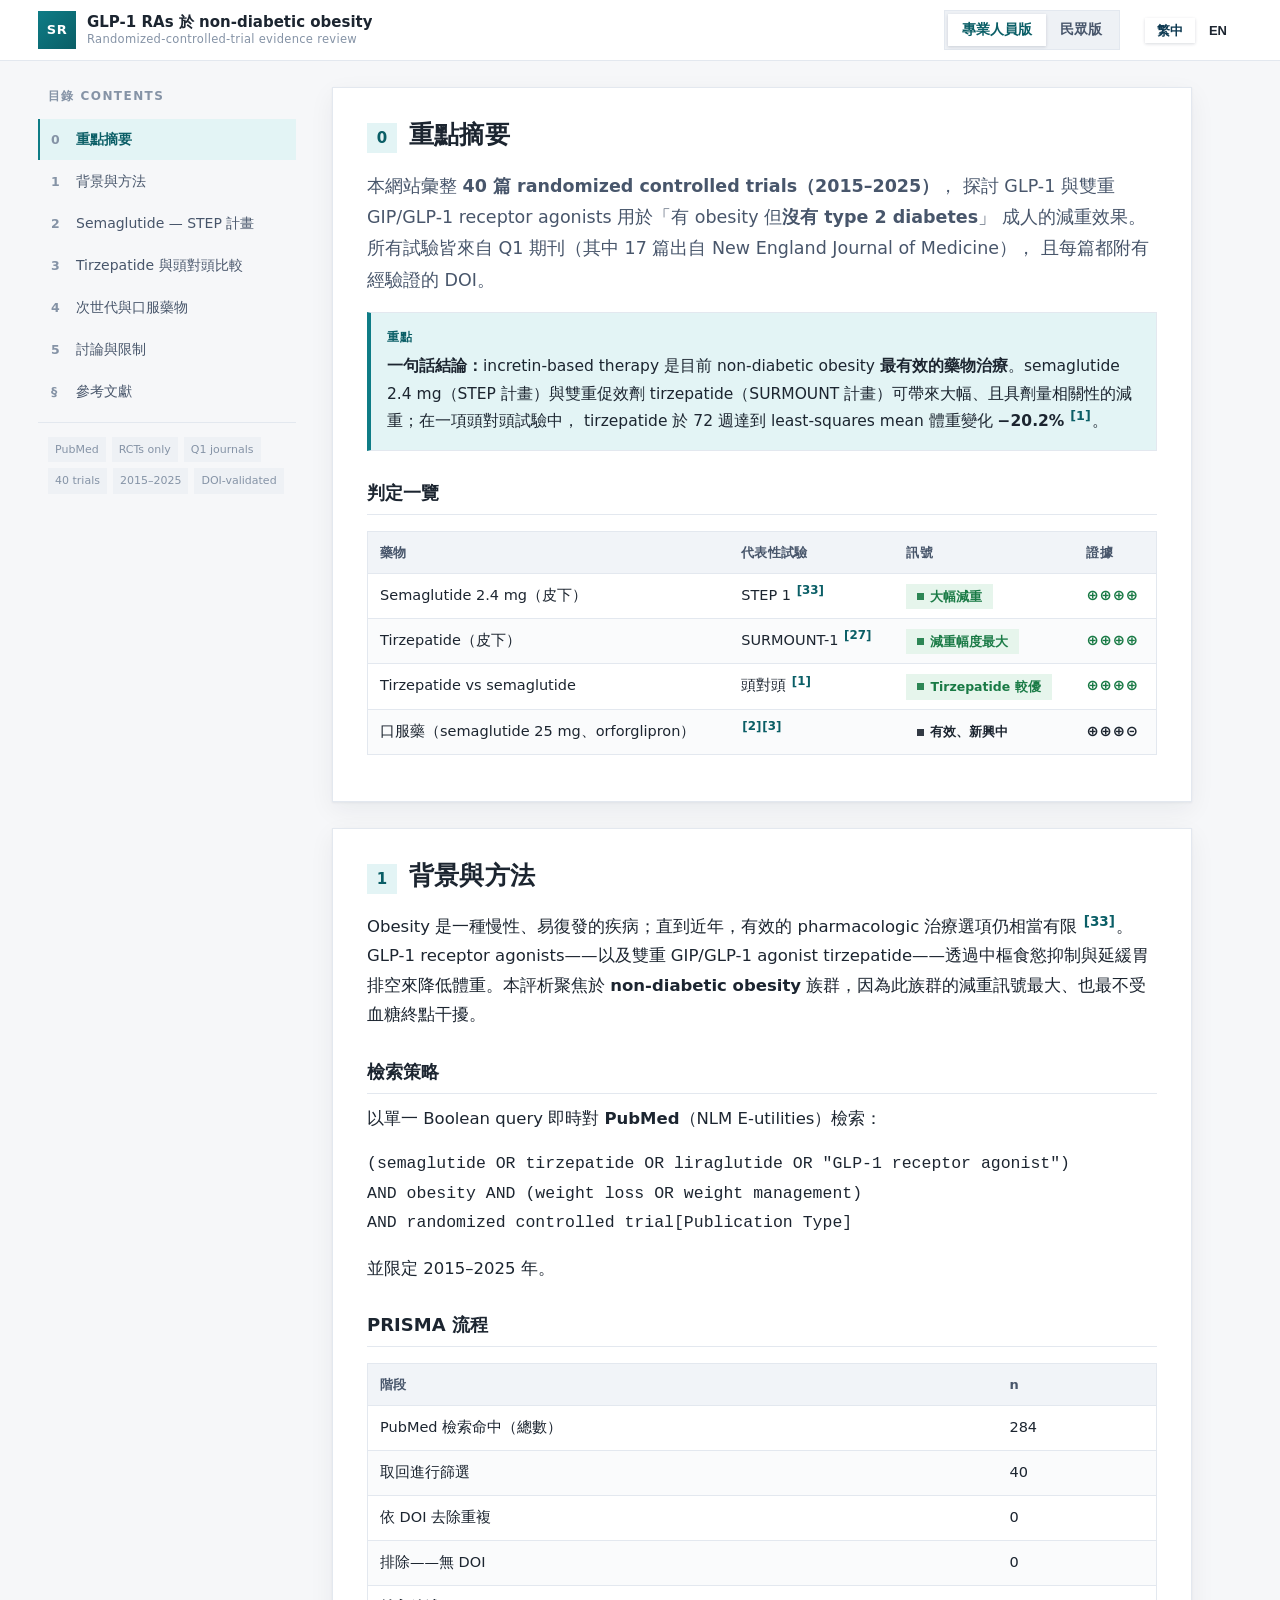
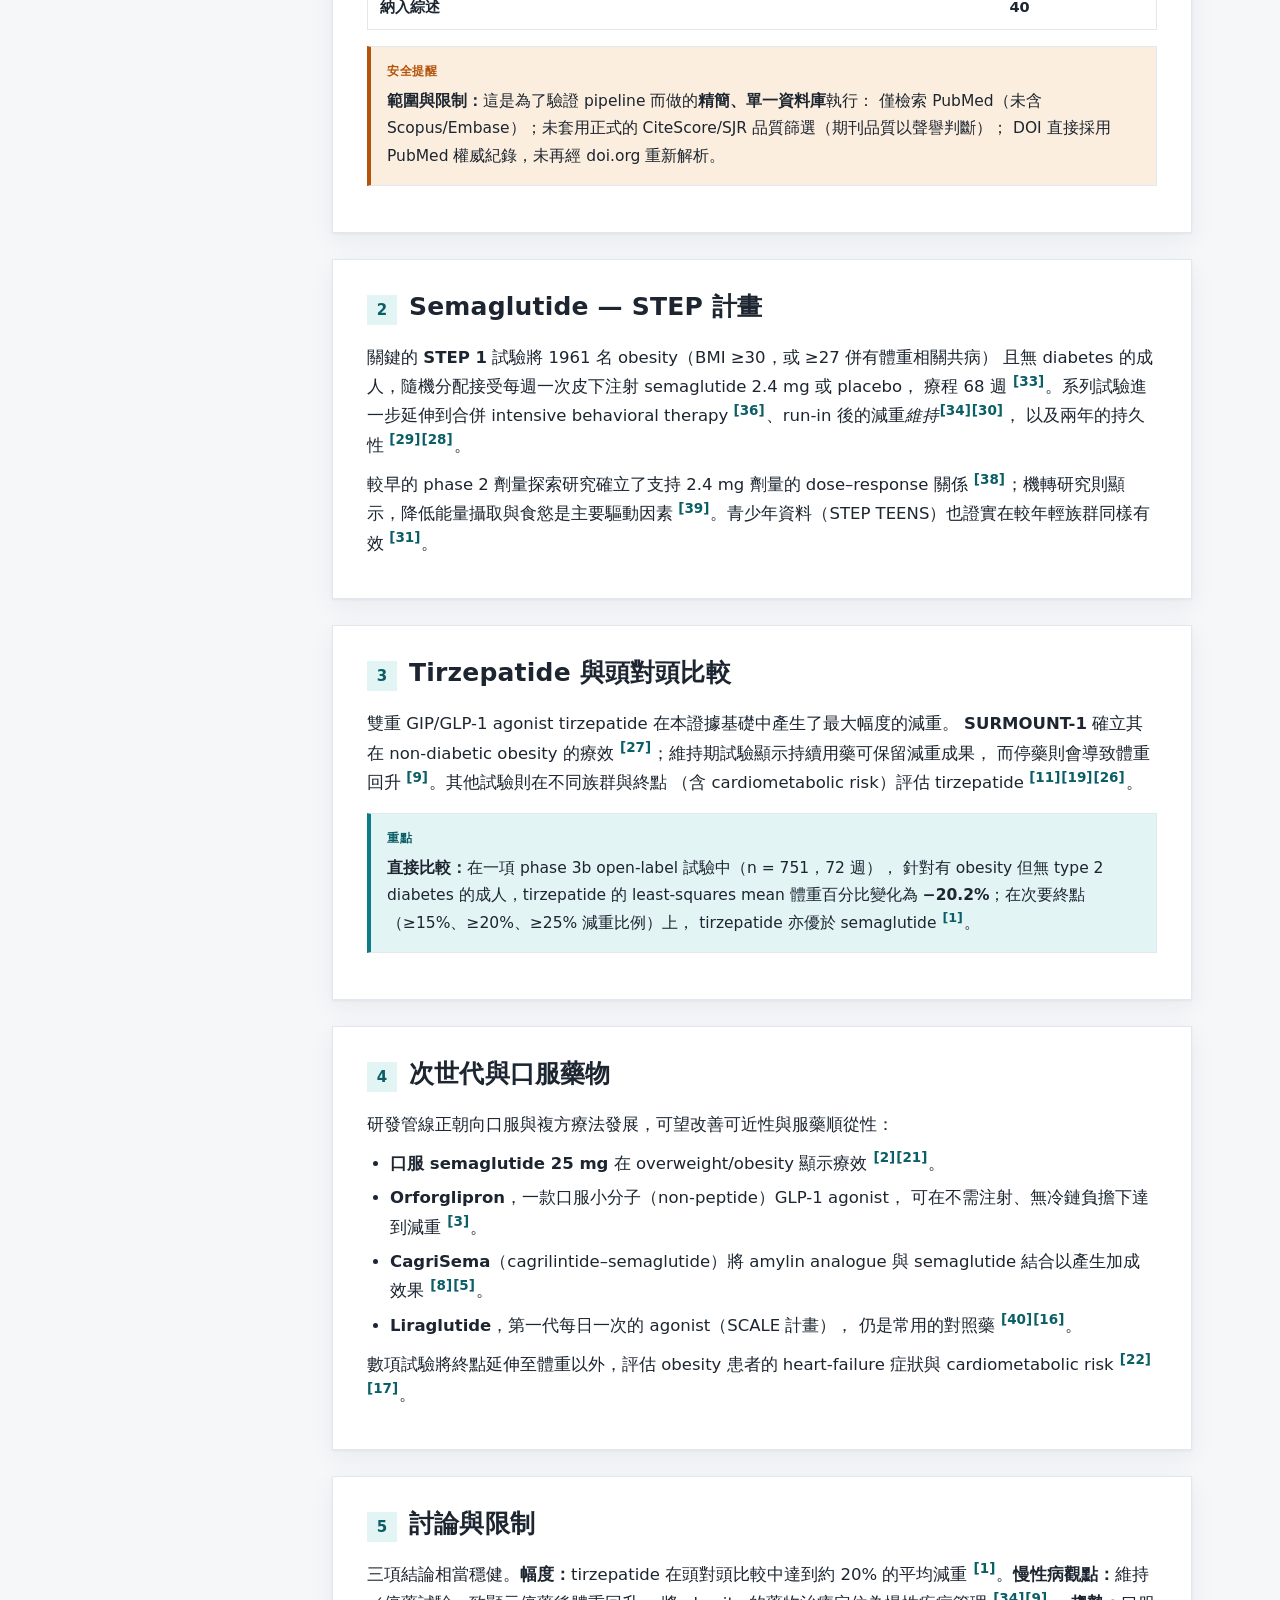
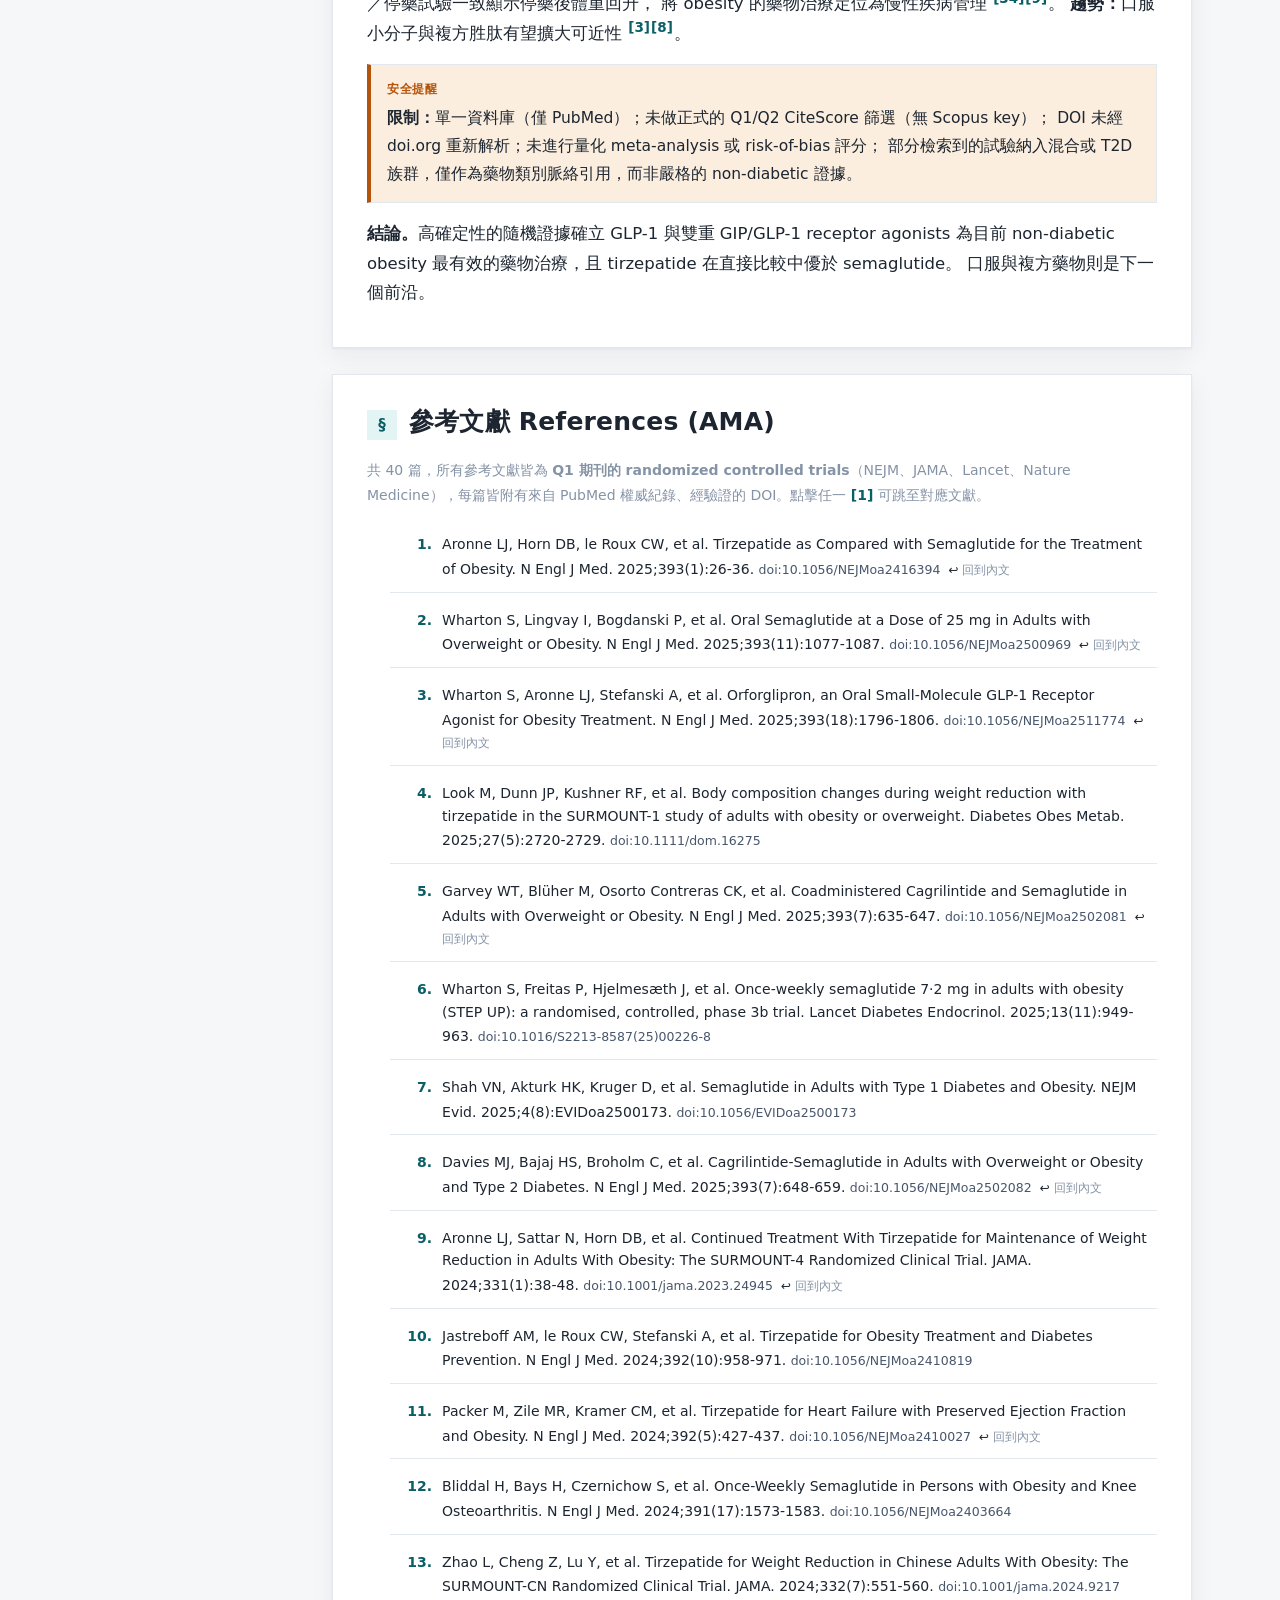
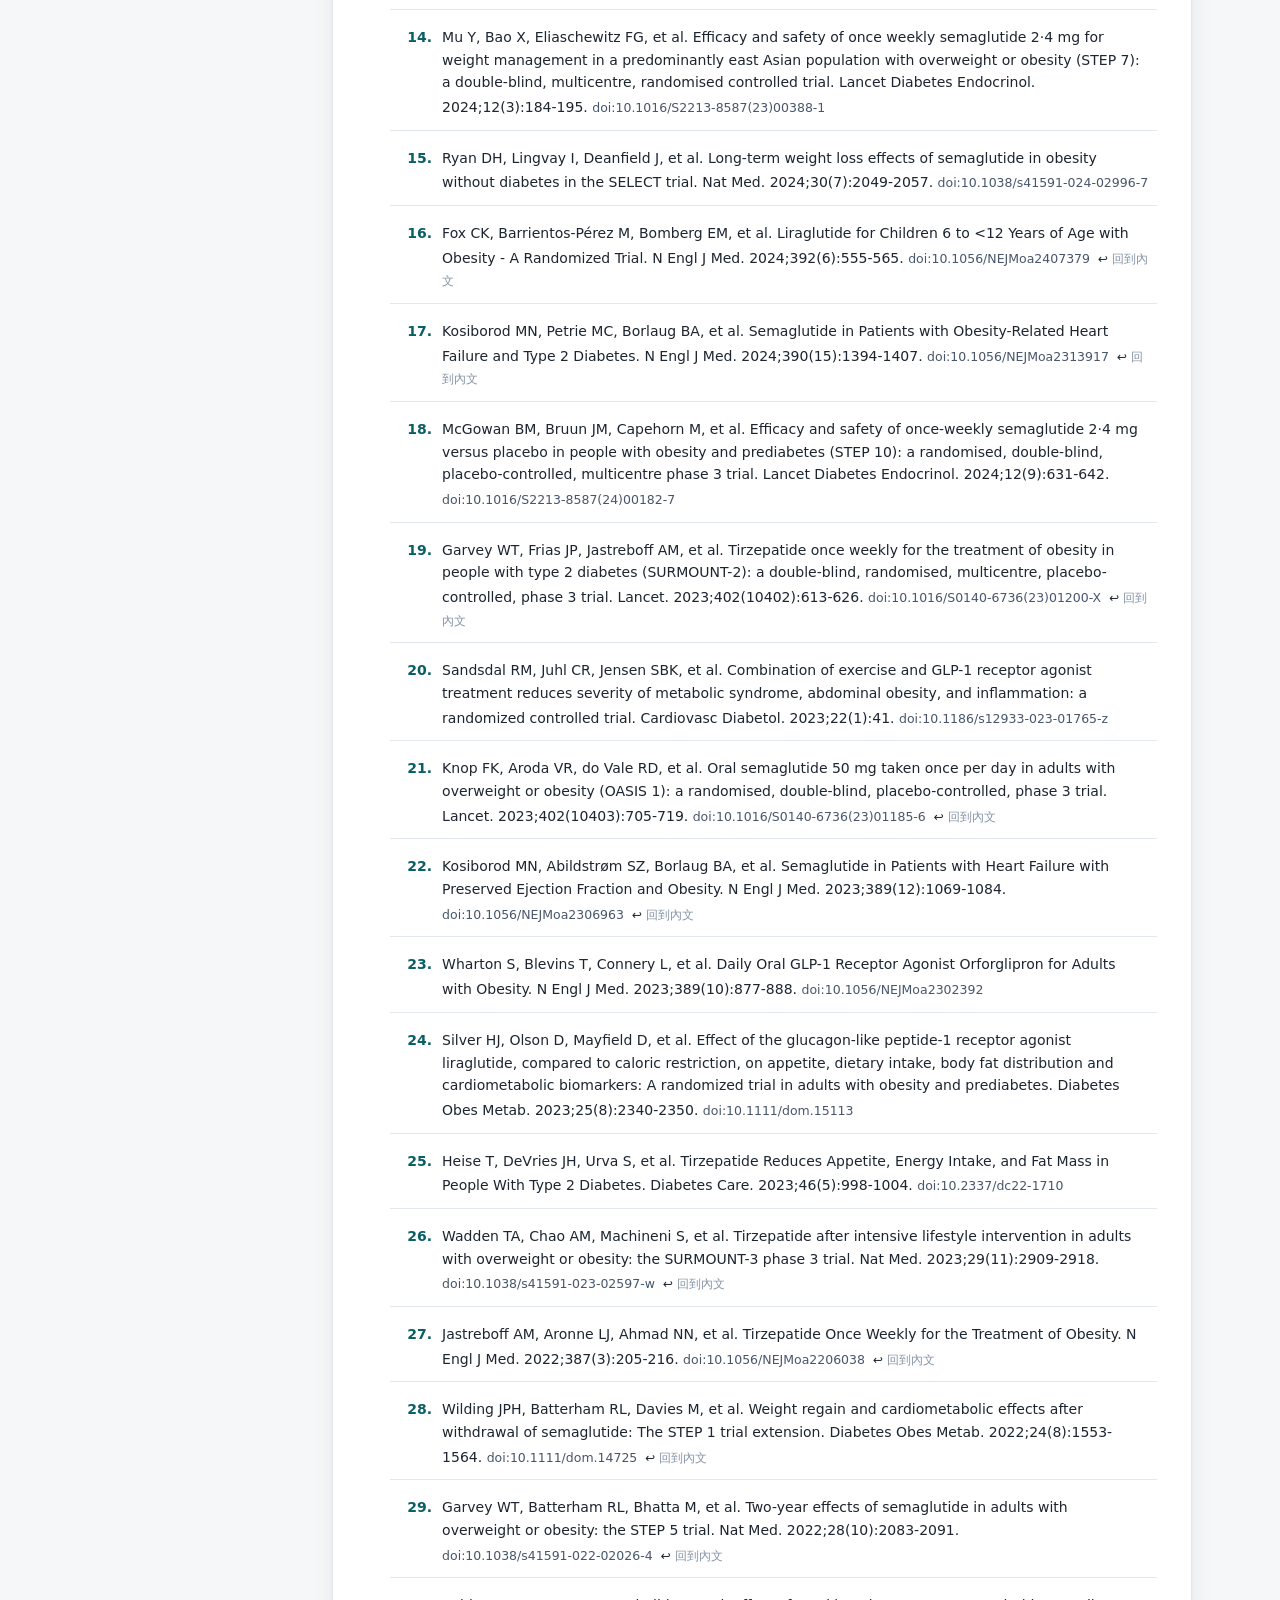
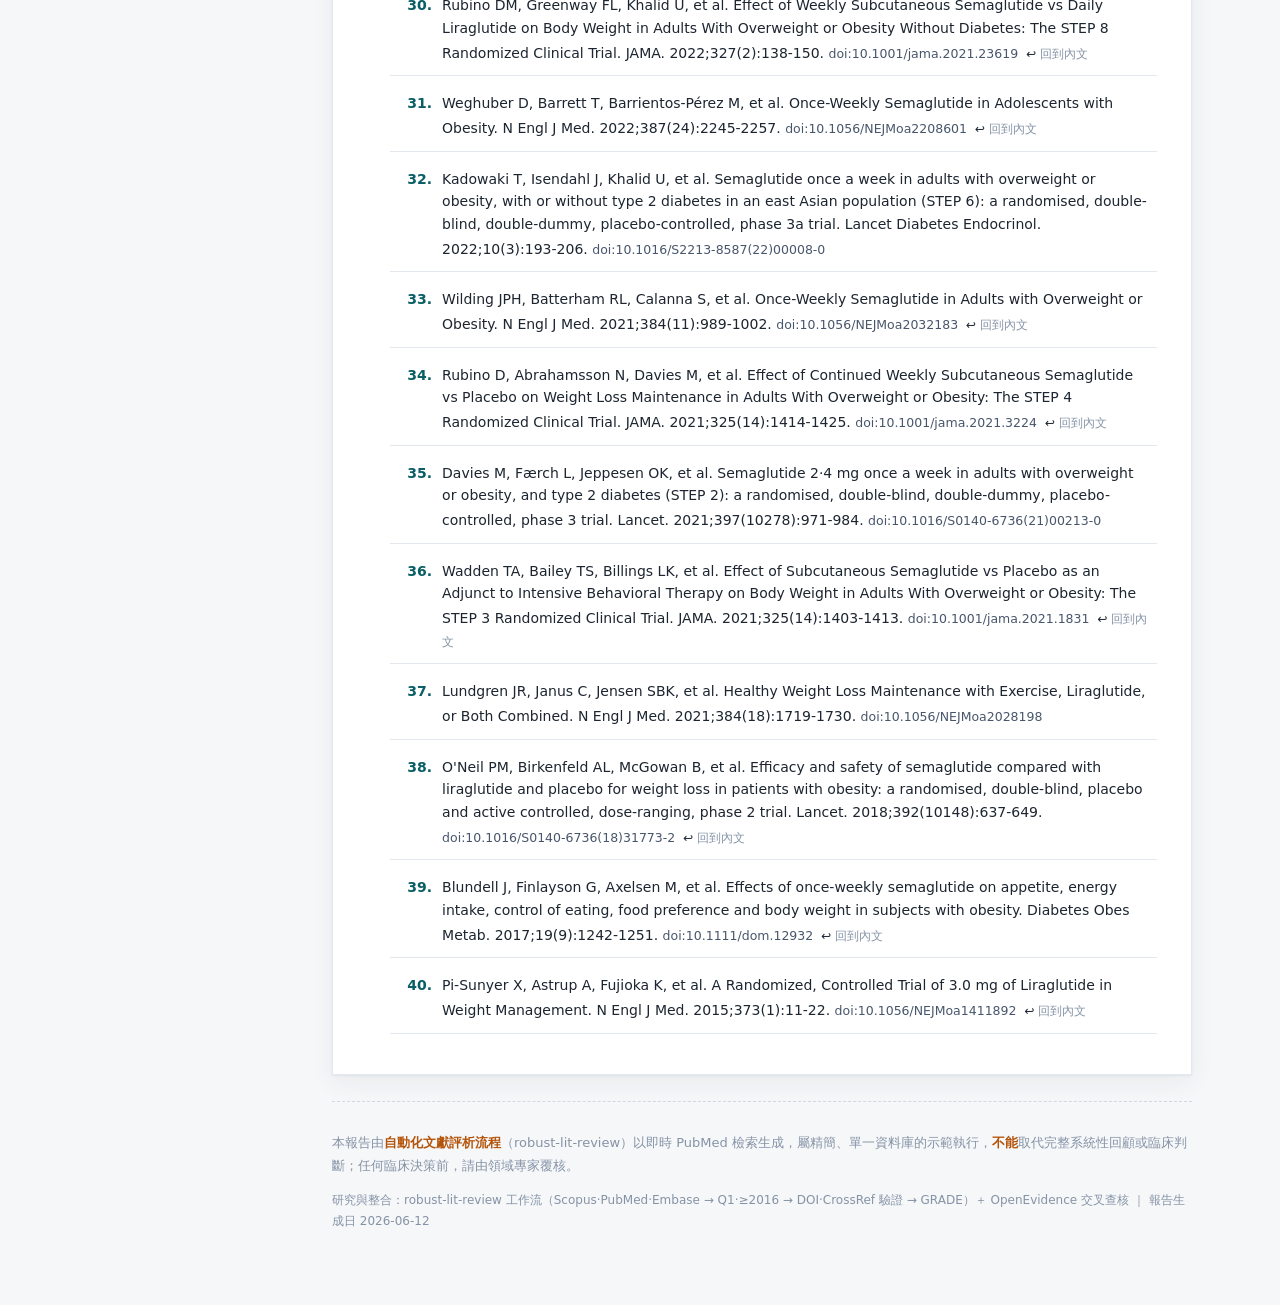
<file: output-glp1/site/index.html>
<!doctype html>
<html lang="zh-Hant-TW">
<head>
  <meta charset="utf-8" />
  <meta name="viewport" content="width=device-width, initial-scale=1" />
  <title>GLP-1 receptor agonists 用於 non-diabetic obesity 減重 — RCT 證據評析</title>
  <meta name="description" content="40 篇 PubMed RCTs（2015–2025）對 GLP-1 與雙重 GIP/GLP-1 receptor agonists 用於非糖尿病 obesity 減重的精簡系統性評析。" />
  <link rel="canonical" href="https://dirtywolf1213.github.io/robust-lit-review/" />

  <meta property="og:type" content="article" />
  <meta property="og:locale" content="zh_TW" />
  <meta property="og:site_name" content="實證醫學評析" />
  <meta property="og:title" content="GLP-1 RAs for Weight Loss in Non-Diabetic Obesity" />
  <meta property="og:description" content="40 Q1-journal RCTs (2015–2025) · semaglutide · tirzepatide · oral agents · every DOI validated." />
  <meta property="og:url" content="https://dirtywolf1213.github.io/robust-lit-review/" />
  <meta property="og:image" content="https://dirtywolf1213.github.io/robust-lit-review/assets/og-image.png" />
  <meta property="og:image:width" content="1200" />
  <meta property="og:image:height" content="630" />
  <meta property="og:image:alt" content="GLP-1 RAs for Weight Loss in Non-Diabetic Obesity" />
  <meta name="twitter:card" content="summary_large_image" />
  <meta name="twitter:title" content="GLP-1 RAs for Weight Loss in Non-Diabetic Obesity" />
  <meta name="twitter:description" content="40 Q1-journal RCTs (2015–2025) · semaglutide · tirzepatide · oral agents · every DOI validated." />
  <meta name="twitter:image" content="https://dirtywolf1213.github.io/robust-lit-review/assets/og-image.png" />

  <link rel="icon" href="data:image/svg+xml,%3Csvg xmlns='http://www.w3.org/2000/svg' viewBox='0 0 64 64'%3E%3Crect width='64' height='64' fill='%230e7c86'/%3E%3Ctext x='32' y='42' font-family='Arial,sans-serif' font-size='24' font-weight='900' fill='white' text-anchor='middle'%3ESR%3C/text%3E%3C/svg%3E" />
  <link rel="stylesheet" href="assets/style.css" />
  <link rel="stylesheet" href="assets/sr-supplement.css" />
  <link rel="stylesheet" href="assets/lang.css" />
</head>
<body class="mode-pro lang-zh">
  <a class="skip-link" href="#main">跳至內容</a>

  <header class="topbar">
    <div class="topbar-inner">
      <button id="navToggle" class="nav-toggle" aria-label="開關目錄" aria-expanded="false">☰</button>
      <div class="brand">
        <span class="brand-mark">SR</span>
        <div class="brand-txt">
          <strong>GLP-1 RAs 於 non-diabetic obesity</strong>
          <small>Randomized-controlled-trial evidence review</small>
        </div>
      </div>
      <div class="mode-switch" role="group" aria-label="閱讀版本切換">
        <button class="mode-btn is-active" data-mode="pro" aria-pressed="true">專業人員版</button>
        <button class="mode-btn" data-mode="public" aria-pressed="false">民眾版</button>
      </div>
      <div class="lang-switch" role="group" aria-label="Language / 語言">
        <button class="lang-btn is-active" data-lang="zh" aria-pressed="true">繁中</button>
        <button class="lang-btn" data-lang="en" aria-pressed="false">EN</button>
      </div>

    </div>
  </header>

  <div class="layout">
    <aside id="sidebar" class="sidebar" aria-label="章節目錄">
      <div class="sidebar-head">目錄 Contents</div>
      <nav id="toc" class="toc"></nav>
      <div class="sidebar-foot">
        <span class="src-badge">PubMed</span>
        <span class="src-badge">RCTs only</span>
        <span class="src-badge">Q1 journals</span>
        <span class="src-badge">40 trials</span>
        <span class="src-badge">2015–2025</span>
        <span class="src-badge">DOI-validated</span>
      </div>
    </aside>

    <main id="main" class="main" tabindex="-1">
      <article id="report" class="report">
        <div id="loadStatus" class="load-status">正在載入各章節…</div>
        <section id="references" class="chapter references-chapter" data-title="參考文獻">
          <h2 class="ch-title"><span class="ch-num">§</span> 參考文獻 References (AMA)</h2>
          <p class="ref-note">共 <span id="refCount">0</span> 篇，所有參考文獻皆為 <strong>Q1 期刊的 randomized controlled trials</strong>（NEJM、JAMA、Lancet、Nature Medicine），每篇皆附有來自 PubMed 權威紀錄、經驗證的 DOI。點擊任一 <span class="cite-demo">[1]</span> 可跳至對應文獻。</p>
          <ol id="refList" class="ref-list"></ol>
        </section>
      </article>
      <footer class="page-foot">
        <p>本報告由<strong>自動化文獻評析流程</strong>（robust-lit-review）以即時 PubMed 檢索生成，屬精簡、單一資料庫的示範執行，<strong>不能</strong>取代完整系統性回顧或臨床判斷；任何臨床決策前，請由領域專家覆核。</p>
        <p class="gen-note">研究與整合：robust-lit-review 工作流（Scopus·PubMed·Embase → Q1·≥2016 → DOI·CrossRef 驗證 → GRADE）＋ OpenEvidence 交叉查核 ｜ 報告生成日 2026-06-12</p>
      </footer>
    </main>
  </div>

  <div id="citePop" class="cite-pop" role="tooltip" hidden></div>
  <button id="toTop" class="to-top" aria-label="回到頂端" hidden>↑</button>

  <script src="assets/references.js"></script>
  <script src="assets/chapters.js" onerror="window.__CHAPTERS__=window.__CHAPTERS__||{}"></script>
  <script src="assets/pico-studies.js" onerror="window.__PICO_STUDIES__=window.__PICO_STUDIES__||{}"></script>
  <script src="assets/app.js"></script>
  <script src="assets/lang.js"></script>
  <script src="assets/prisma-popup.js" defer></script>
</body>
</html>
</file>
<file: output-glp1/site/assets/style.css>
/* 4+2R Evidence Appraisal — report styling
   Light, clinical, print-friendly. zh-TW typography. */

:root{
  --bg:#f6f7f9; --surface:#ffffff; --ink:#1c2530; --ink-soft:#48566b; --muted:#8593a6;
  --line:#e3e8ef; --line-strong:#cfd8e3;
  --brand:#0e7c86; --brand-d:#0a5e66; --brand-l:#e3f4f5;
  --accent:#b4530a; --accent-l:#fbeede;
  --pro:#0e7c86; --public:#6b3fa0;
  /* verdict palette */
  --vc-strong:#197a45; --vc-strong-bg:#e6f5ec;
  --vc-moderate:#1f6f9e; --vc-moderate-bg:#e6f1f8;
  --vc-weak:#a8761b; --vc-weak-bg:#fbf1dd;
  --vc-contra:#b13636; --vc-contra-bg:#fbe9e9;
  --vc-risk:#b4530a; --vc-risk-bg:#fbeede;
  --vc-unproven:#5a6675; --vc-unproven-bg:#eef1f5;
  --radius:12px; --radius-s:8px;
  --shadow:0 1px 2px rgba(16,33,54,.06),0 8px 24px rgba(16,33,54,.06);
  --maxw:860px;
  --font:"Noto Sans TC","PingFang TC","Microsoft JhengHei",-apple-system,BlinkMacSystemFont,"Segoe UI",system-ui,sans-serif;
}
*{box-sizing:border-box}
/* sharp corners — no rounded shapes anywhere (per design directive) */
*,*::before,*::after{border-radius:0 !important}
html{scroll-behavior:smooth}
body{margin:0;background:var(--bg);color:var(--ink);font-family:var(--font);
  font-size:16.5px;line-height:1.78;-webkit-font-smoothing:antialiased;text-rendering:optimizeLegibility}

.skip-link{position:absolute;left:-999px;top:0;background:var(--brand);color:#fff;padding:.5rem .9rem;z-index:60;border-radius:0 0 8px 0}
.skip-link:focus{left:0}

/* ---------- top bar ---------- */
.topbar{position:sticky;top:0;z-index:40;background:rgba(255,255,255,.92);
  backdrop-filter:saturate(160%) blur(8px);border-bottom:1px solid var(--line)}
.topbar-inner{max-width:1240px;margin:0 auto;display:flex;align-items:center;gap:14px;padding:10px 18px}
.nav-toggle{display:none;border:1px solid var(--line-strong);background:#fff;border-radius:8px;
  width:38px;height:38px;font-size:18px;cursor:pointer;color:var(--ink)}
.brand{display:flex;align-items:center;gap:11px;margin-right:auto;min-width:0}
.brand-mark{display:grid;place-items:center;width:38px;height:38px;border-radius:9px;
  background:linear-gradient(135deg,var(--brand),var(--brand-d));color:#fff;font-weight:800;font-size:13px;letter-spacing:.5px}
.brand-txt{display:flex;flex-direction:column;line-height:1.25;min-width:0}
.brand-txt strong{font-size:15px;white-space:nowrap;overflow:hidden;text-overflow:ellipsis}
.brand-txt small{color:var(--muted);font-size:11.5px;letter-spacing:.3px}
.mode-switch{display:inline-flex;background:#eef1f5;border:1px solid var(--line);border-radius:999px;padding:3px}
.mode-btn{border:0;background:transparent;padding:7px 14px;border-radius:999px;cursor:pointer;
  font-size:13.5px;font-weight:600;color:var(--ink-soft);transition:.18s;white-space:nowrap}
.mode-btn.is-active{background:#fff;color:var(--brand-d);box-shadow:0 1px 3px rgba(16,33,54,.16)}
body.mode-public .mode-btn.is-active{color:var(--public)}

/* ---------- layout ---------- */
.layout{max-width:1240px;margin:0 auto;display:grid;grid-template-columns:264px minmax(0,1fr);gap:30px;padding:0 18px}
.sidebar{position:sticky;top:62px;align-self:start;height:calc(100vh - 78px);overflow-y:auto;padding:18px 6px 18px 0}
.sidebar-head{font-size:12px;font-weight:700;letter-spacing:.12em;color:var(--muted);text-transform:uppercase;padding:6px 10px}
.toc{display:flex;flex-direction:column;gap:1px;margin-top:6px}
.toc a{display:flex;gap:9px;align-items:baseline;padding:8px 11px;border-radius:8px;color:var(--ink-soft);
  text-decoration:none;font-size:14px;border-left:2px solid transparent;transition:.15s}
.toc a .tnum{color:var(--muted);font-variant-numeric:tabular-nums;font-weight:700;font-size:12.5px;min-width:16px}
.toc a:hover{background:#eef1f5;color:var(--ink)}
.toc a.active{background:var(--brand-l);color:var(--brand-d);border-left-color:var(--brand);font-weight:600}
body.mode-public .toc a.active{background:#f0eafa;color:var(--public);border-left-color:var(--public)}
.sidebar-foot{display:flex;flex-wrap:wrap;gap:6px;padding:14px 10px 4px;margin-top:10px;border-top:1px solid var(--line)}
.src-badge{font-size:11px;color:var(--muted);background:#eef1f5;border-radius:6px;padding:3px 7px}

.main{padding:26px 0 60px;min-width:0}
.report{max-width:var(--maxw)}
.load-status{color:var(--muted);font-size:14px;padding:10px 0}
.load-status.err{color:var(--vc-contra)}

/* ---------- chapters ---------- */
.chapter{background:var(--surface);border:1px solid var(--line);border-radius:var(--radius);
  padding:30px 34px;margin:0 0 26px;box-shadow:var(--shadow);scroll-margin-top:74px}
.ch-title{font-size:25px;line-height:1.35;margin:0 0 18px;letter-spacing:.2px;font-weight:800;
  display:flex;gap:12px;align-items:baseline}
.ch-num{display:inline-grid;place-items:center;min-width:30px;height:30px;padding:0 8px;border-radius:8px;
  background:var(--brand-l);color:var(--brand-d);font-size:15px;font-weight:800;flex:none}
body.mode-public .ch-num{background:#f0eafa;color:var(--public)}
.chapter h3{font-size:18px;margin:26px 0 8px;font-weight:750;color:var(--ink);
  padding-bottom:5px;border-bottom:1px solid var(--line)}
.chapter h4{font-size:15.5px;margin:18px 0 6px;font-weight:700;color:var(--ink-soft)}
.chapter p{margin:10px 0}
.chapter ul,.chapter ol{margin:10px 0;padding-left:1.4em}
.chapter li{margin:5px 0}
.chapter strong{font-weight:700}
.lead{font-size:17.5px;color:var(--ink-soft)}

/* ---------- dual-audience toggle ---------- */
body.mode-pro .public-only{display:none}
body.mode-public .pro-only{display:none}
.pro-only,.public-only{display:block}
.pro-only{position:relative}
.public-only{position:relative}
.audience-tag{display:inline-block;font-size:10.5px;font-weight:800;letter-spacing:.08em;
  padding:2px 7px;border-radius:5px;margin-bottom:2px;vertical-align:middle}
.pro-only > .audience-tag,.pro-only::before{}
/* subtle left rail to signal version-specific blocks */
.pro-only{border-left:3px solid var(--brand-l);padding-left:14px;margin:14px 0}
.public-only{border-left:3px solid #f0eafa;padding-left:14px;margin:14px 0}

/* ---------- claim card ---------- */
.claim-card{border:1px solid var(--line-strong);border-radius:var(--radius-s);overflow:hidden;margin:18px 0;background:#fcfdfe}
.claim-head{display:flex;align-items:center;gap:10px;justify-content:space-between;
  padding:10px 14px;background:#f1f4f8;border-bottom:1px solid var(--line)}
.claim-tag{font-size:11.5px;font-weight:800;letter-spacing:.06em;color:var(--ink-soft);
  background:#fff;border:1px solid var(--line-strong);border-radius:6px;padding:2px 9px}
.claim-text{margin:0;padding:13px 16px;font-size:16px;color:var(--ink);font-style:normal}
.claim-text::before{content:"「";color:var(--muted)}
.claim-text::after{content:"」";color:var(--muted)}

/* ---------- verdict chip ---------- */
.verdict-chip{display:inline-flex;align-items:center;gap:6px;font-size:12.5px;font-weight:800;
  padding:4px 11px;border-radius:999px;white-space:nowrap;line-height:1.4}
.verdict-chip::before{content:"";width:7px;height:7px;border-radius:50%;background:currentColor;opacity:.9}
.vc-strong{color:var(--vc-strong);background:var(--vc-strong-bg)}
.vc-moderate{color:var(--vc-moderate);background:var(--vc-moderate-bg)}
.vc-weak{color:var(--vc-weak);background:var(--vc-weak-bg)}
.vc-contra{color:var(--vc-contra);background:var(--vc-contra-bg)}
.vc-risk{color:var(--vc-risk);background:var(--vc-risk-bg)}
.vc-unproven{color:var(--vc-unproven);background:var(--vc-unproven-bg)}

/* ---------- callouts ---------- */
.callout{border-radius:var(--radius-s);padding:14px 16px 14px 16px;margin:16px 0;font-size:15.5px;
  border:1px solid var(--line);border-left-width:4px;background:#fbfcfd}
.callout p:first-child{margin-top:0}.callout p:last-child{margin-bottom:0}
.callout::before{display:block;font-size:12px;font-weight:800;letter-spacing:.06em;margin-bottom:5px;text-transform:uppercase}
.co-key{border-left-color:var(--brand);background:var(--brand-l)}
.co-key::before{content:"重點";color:var(--brand-d)}
.co-evidence{border-left-color:var(--vc-moderate);background:var(--vc-moderate-bg)}
.co-evidence::before{content:"證據顯示";color:var(--vc-moderate)}
.co-warn{border-left-color:var(--vc-risk);background:var(--vc-risk-bg)}
.co-warn::before{content:"安全提醒";color:var(--vc-risk)}
.co-bottom{border-left-color:var(--ink);background:#eef1f5}
.co-bottom::before{content:"結論";color:var(--ink)}

/* ---------- stats ---------- */
.stat-row{display:flex;flex-wrap:wrap;gap:12px;margin:16px 0}
.stat{flex:1 1 150px;border:1px solid var(--line);border-radius:var(--radius-s);padding:12px 14px;background:#fff;text-align:center}
.stat-num{display:block;font-size:23px;font-weight:850;color:var(--brand-d);font-variant-numeric:tabular-nums;letter-spacing:.2px}
.stat-lbl{display:block;font-size:12.5px;color:var(--muted);margin-top:3px;line-height:1.4}

/* ---------- tables ---------- */
.data-table{width:100%;border-collapse:collapse;margin:16px 0;font-size:14.5px;overflow:hidden;
  border:1px solid var(--line);border-radius:var(--radius-s)}
.data-table th,.data-table td{padding:9px 12px;text-align:left;border-bottom:1px solid var(--line);vertical-align:top}
.data-table thead th{background:#f1f4f8;font-weight:750;color:var(--ink-soft);font-size:13px;letter-spacing:.02em}
.data-table tbody tr:last-child td{border-bottom:0}
.data-table tbody tr:nth-child(even){background:#fafbfc}
.data-table .num{text-align:right;font-variant-numeric:tabular-nums;white-space:nowrap}

/* ---------- citations ---------- */
cite.ref{font-style:normal}
a.cite{font-style:normal;font-variant-numeric:tabular-nums;font-weight:700;font-size:.82em;
  color:var(--brand-d);text-decoration:none;padding:0 1px;cursor:pointer;line-height:1;
  vertical-align:super;white-space:nowrap}
a.cite:hover{text-decoration:underline}
a.cite::before{content:"["}a.cite::after{content:"]"}
a.cite + a.cite{margin-left:-1px}
.cite-demo{color:var(--brand-d);font-weight:700}

.cite-pop{position:absolute;z-index:55;max-width:380px;background:#fff;border:1px solid var(--line-strong);
  border-radius:10px;box-shadow:0 10px 30px rgba(16,33,54,.18);padding:12px 14px;font-size:13px;line-height:1.6;color:var(--ink)}
.cite-pop .cp-n{font-weight:800;color:var(--brand-d);margin-right:5px}
.cite-pop a{color:var(--brand-d)}

/* ---------- references ---------- */
.references-chapter .ref-note{font-size:14px;color:var(--muted);margin-bottom:14px}
.ref-list{list-style:none;counter-reset:r;padding:0;margin:0}
.ref-list li{counter-increment:r;display:grid;grid-template-columns:34px 1fr;gap:10px;
  padding:11px 8px;border-bottom:1px solid var(--line);font-size:14px;line-height:1.62;scroll-margin-top:80px;border-radius:6px}
.ref-list li::before{content:counter(r) ".";font-weight:800;color:var(--brand-d);font-variant-numeric:tabular-nums;text-align:right}
.ref-list li.flash{background:var(--vc-weak-bg);animation:flash 1.6s ease}
@keyframes flash{0%{background:var(--brand-l)}100%{background:transparent}}
.ref-list .doi{display:inline-block;margin-top:2px}
.ref-list .doi a{color:var(--ink-soft);font-size:12.5px;text-decoration:none}
.ref-list .doi a:hover{color:var(--brand-d);text-decoration:underline}
.ref-back{margin-left:8px;font-size:12px}
.ref-back a{color:var(--muted);text-decoration:none}
.ref-back a:hover{color:var(--brand-d)}

/* ---------- misc ---------- */
.page-foot{max-width:var(--maxw);margin-top:10px;color:var(--muted);font-size:13px;
  border-top:1px dashed var(--line-strong);padding-top:16px}
.page-foot strong{color:var(--vc-risk)}
.gen-note{font-size:12px;margin-top:6px}
.to-top{position:fixed;right:20px;bottom:20px;width:44px;height:44px;border-radius:50%;border:1px solid var(--line-strong);
  background:#fff;box-shadow:var(--shadow);font-size:18px;cursor:pointer;color:var(--brand-d);z-index:30}

dfn{font-style:normal;border-bottom:1px dotted var(--muted);cursor:help;position:relative}
dfn .dfn-pop{display:none;position:absolute;left:0;top:1.6em;width:240px;background:#fff;border:1px solid var(--line-strong);
  border-radius:8px;box-shadow:var(--shadow);padding:8px 10px;font-size:12.5px;z-index:20;font-weight:400;line-height:1.5}
dfn:hover .dfn-pop{display:block}

/* ---------- responsive ---------- */
@media (max-width:880px){
  .layout{grid-template-columns:1fr;gap:0}
  .nav-toggle{display:grid;place-items:center}
  .sidebar{position:fixed;top:58px;left:0;width:280px;max-width:84vw;height:calc(100vh - 58px);
    background:#fff;border-right:1px solid var(--line);z-index:45;transform:translateX(-103%);
    transition:transform .22s ease;padding:14px 12px;box-shadow:var(--shadow)}
  body.nav-open .sidebar{transform:none}
  .main{padding-top:18px}
  .chapter{padding:22px 18px}
  .ch-title{font-size:21px}
  body{font-size:16px}
}
@media (max-width:480px){
  .brand-txt small{display:none}
  .mode-btn{padding:6px 10px;font-size:12.5px}
}

/* ---------- print ---------- */
@media print{
  .topbar,.sidebar,.to-top,.nav-toggle,.cite-pop,.page-foot .gen-note{display:none!important}
  body{background:#fff;font-size:11pt}
  .layout{display:block;max-width:none;padding:0}
  .chapter{box-shadow:none;border:0;border-bottom:1px solid #ccc;border-radius:0;padding:0 0 12pt;margin-bottom:14pt;break-inside:auto}
  .ch-title{break-after:avoid}
  .pro-only,.public-only{display:block!important;border:0;padding-left:0}/* print = full report */
  a.cite{color:#000}
  .ref-list li{break-inside:avoid}
}
</file>
<file: output-glp1/site/assets/sr-supplement.css>
/* SR-rigor supplement on top of the 4+2R blueprint style.
   Adds GRADE certainty pips, a compact PRISMA strip, and verification badges. */

/* GRADE certainty pips (⊕⊕⊕⊝) */
.grade-pips{font-variant:none;letter-spacing:1px;font-weight:800}
.gc-high{color:var(--vc-strong)}
.gc-moderate{color:var(--vc-moderate)}
.gc-low{color:var(--vc-weak)}
.gc-verylow{color:var(--vc-unproven)}
.grade-note{font-size:12.5px;color:var(--muted);margin-left:6px}

/* PRISMA strip — identification → Q1 → CrossRef → included */
.prisma-strip{display:flex;flex-wrap:wrap;gap:0;margin:14px 0;border:1px solid var(--line);
  background:#fff;font-size:13px;overflow:hidden}
.prisma-step{flex:1 1 0;min-width:96px;padding:9px 10px;text-align:center;border-right:1px solid var(--line);position:relative}
.prisma-step:last-child{border-right:0}
.prisma-step .ps-n{display:block;font-size:19px;font-weight:850;color:var(--brand-d);font-variant-numeric:tabular-nums}
.prisma-step .ps-l{display:block;font-size:11.5px;color:var(--muted);margin-top:2px;line-height:1.3}
.prisma-step.is-final .ps-n{color:var(--vc-strong)}

/* verification badges (PubMed / CrossRef / OpenEvidence) */
.ver-badge{display:inline-block;font-size:10.5px;font-weight:700;padding:1px 6px;margin-left:4px;
  border:1px solid var(--line-strong);color:var(--ink-soft);white-space:nowrap;vertical-align:middle}
.vb-pubmed{color:#0a6e3b;border-color:#bfe3cd}
.vb-crossref{color:var(--brand-d);border-color:#bfe0e3}
.vb-oe{color:#6b3fa0;border-color:#d8c9f0}
.vb-oe.is-disagree{color:var(--vc-contra);border-color:#f0c4c4}

/* SR method line under a chapter verdict */
.sr-meta{font-size:12.5px;color:var(--muted);margin:6px 0 2px}
.sr-meta strong{color:var(--ink-soft)}

/* clickable PRISMA steps -> study-list modal */
.prisma-step.clickable{cursor:pointer;transition:background .15s}
.prisma-step.clickable:hover,.prisma-step.clickable:focus{background:var(--brand-l);outline:none}
.prisma-step.clickable .ps-l::after{content:" ⊕";color:var(--brand);font-size:11px}

.lit-modal-backdrop{position:fixed;inset:0;background:rgba(16,33,54,.5);z-index:80;
  display:flex;align-items:center;justify-content:center;padding:24px}
.lit-modal{background:#fff;max-width:760px;width:100%;max-height:82vh;overflow:auto;
  border:1px solid var(--line-strong);box-shadow:0 12px 40px rgba(16,33,54,.3)}
.lm-head{position:sticky;top:0;background:#f1f4f8;border-bottom:1px solid var(--line);
  padding:13px 16px;display:flex;align-items:center;justify-content:space-between;font-size:15px}
.lm-close{border:0;background:transparent;font-size:24px;line-height:1;cursor:pointer;color:var(--ink-soft)}
.lm-list{list-style:none;margin:0;padding:8px 16px 18px}
.lm-list li{display:grid;grid-template-columns:30px 1fr;gap:8px;padding:11px 4px;
  border-bottom:1px solid var(--line);font-size:14px;line-height:1.55}
.lm-list li:last-child{border-bottom:0}
.lm-n{color:var(--brand-d);font-weight:800;font-variant-numeric:tabular-nums;text-align:right}
.lm-title a{color:var(--ink);text-decoration:none}
.lm-title a:hover{color:var(--brand-d);text-decoration:underline}
.lm-meta{color:var(--muted);font-size:12.5px;margin-top:3px}

/* claim tag as a link to the official primary source */
a.claim-tag{text-decoration:none;cursor:pointer}
a.claim-tag:hover{color:var(--brand-d);border-color:var(--brand)}

/* reliability chapter: flagged rows + fine print */
.data-table tr.row-flag{background:#fbf1dd}
.data-table tr.row-flag td{font-weight:600}
p.fine{font-size:12.5px;color:var(--muted);margin-top:4px}

/* prominent AI-generated disclaimer (global notice) */
.ai-disclaimer{border:2px solid var(--vc-risk);background:#fff6ee}
.ai-disclaimer p{font-size:14.5px}

/* OpenEvidence cross-check box */
.oe-check{border:1px solid #d8c9f0;border-left:4px solid #6b3fa0;background:#faf7fd;
  padding:13px 16px;margin:16px 0}
.oe-check .oe-head{display:flex;align-items:center;gap:9px;margin-bottom:6px;flex-wrap:wrap}
.oe-check .oe-head strong{color:#5a3490;font-size:14px}
.oe-check p{margin:5px 0;font-size:14.5px}
.oe-check .oe-src{font-size:12px;color:var(--muted)}

/* search-strategy modal (檢索命中 popup) */
.q-body{padding:14px 16px 18px}
.q-chips{display:flex;flex-wrap:wrap;gap:6px;margin:8px 0 12px}
.q-chip{font-size:13px;background:var(--brand-l);color:var(--brand-d);border:1px solid #bfe0e3;padding:3px 9px}
.q-code{background:#f1f4f8;border:1px solid var(--line);padding:11px 13px;font-size:13px;
  line-height:1.6;white-space:pre-wrap;word-break:break-word;color:var(--ink);overflow-x:auto;font-family:ui-monospace,SFMono-Regular,Menlo,monospace}
</file>
<file: output-glp1/site/assets/lang.css>
/* EN / 繁中 language toggle (added by build_glp1_site.py) */
.lang-switch{display:inline-flex;gap:2px;margin-left:8px;background:rgba(255,255,255,.16);
  border-radius:999px;padding:3px}
.lang-btn{border:0;background:transparent;color:inherit;padding:6px 12px;border-radius:999px;
  cursor:pointer;font-size:13px;font-weight:700;line-height:1}
.lang-btn.is-active{background:#fff;color:#0e3a52;box-shadow:0 1px 3px rgba(16,33,54,.16)}
body.lang-zh .lang-en{display:none}
body.lang-en .lang-zh{display:none}
</file>
